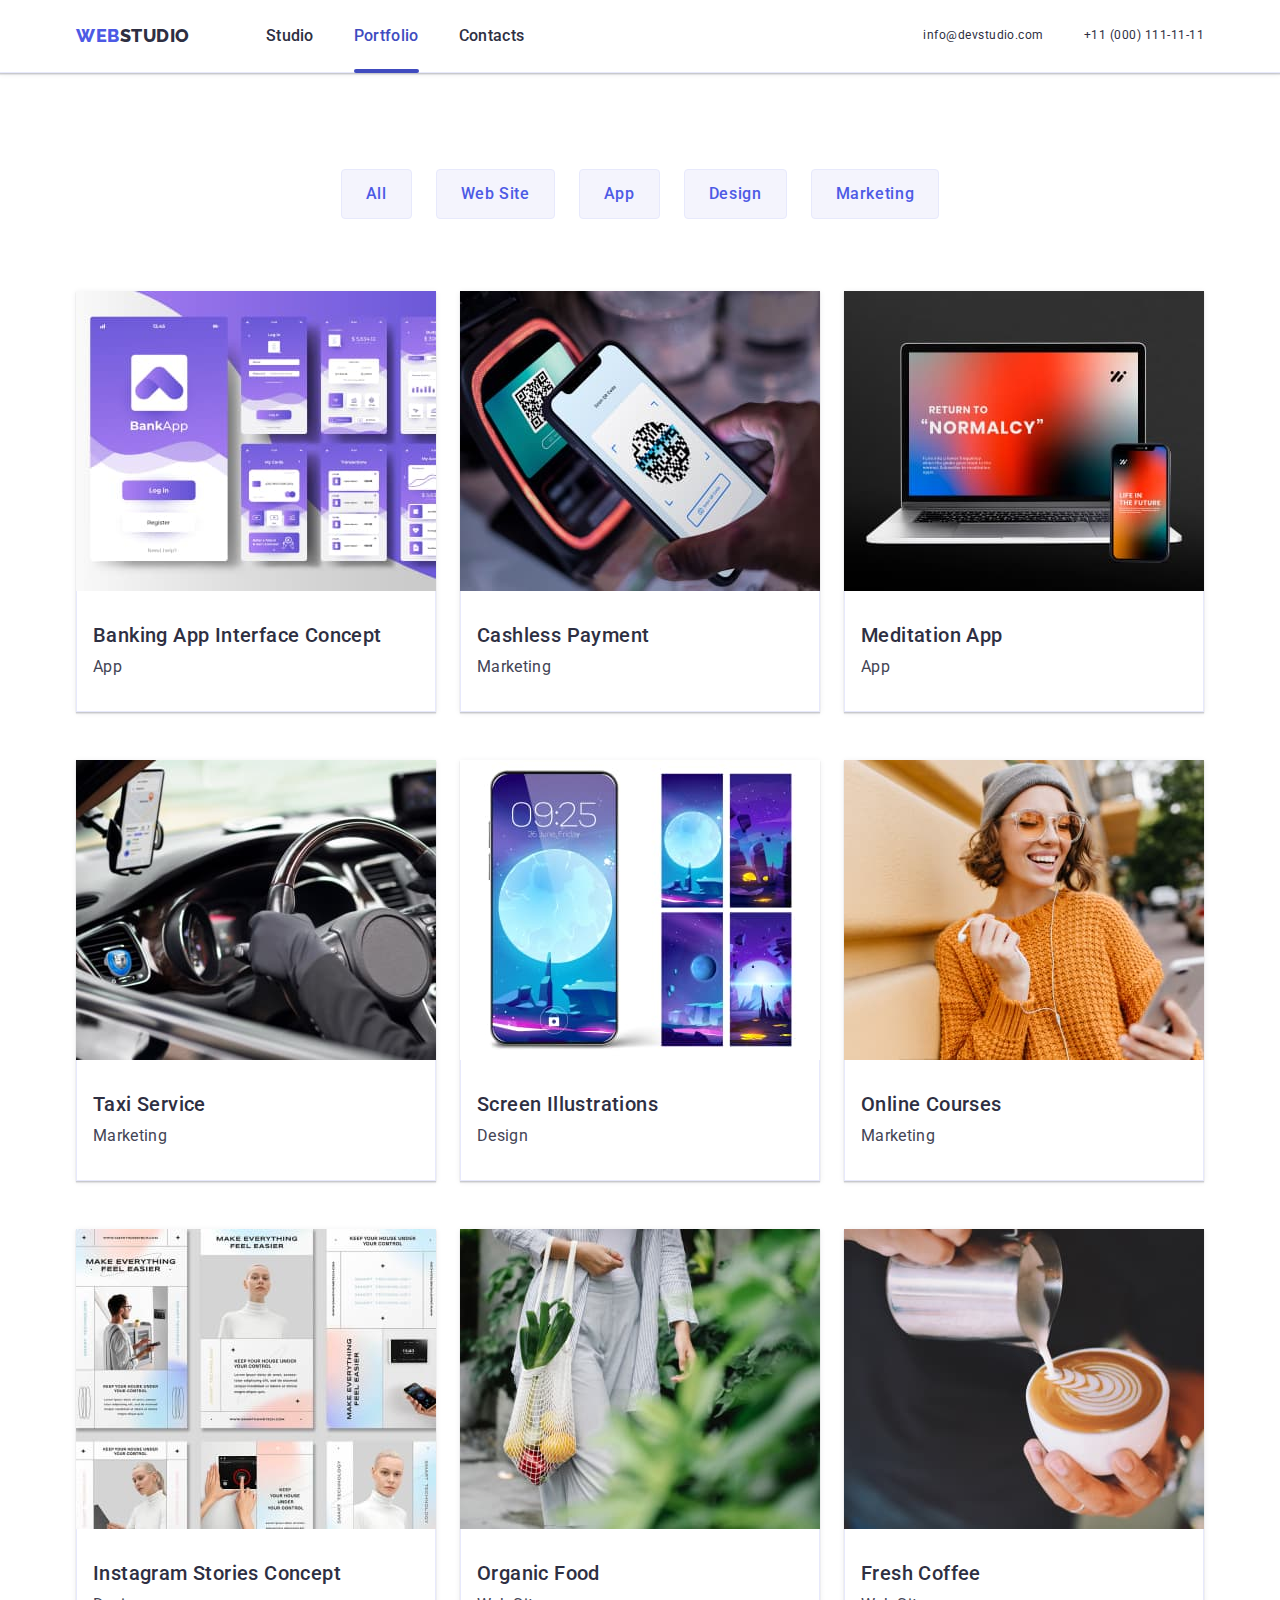
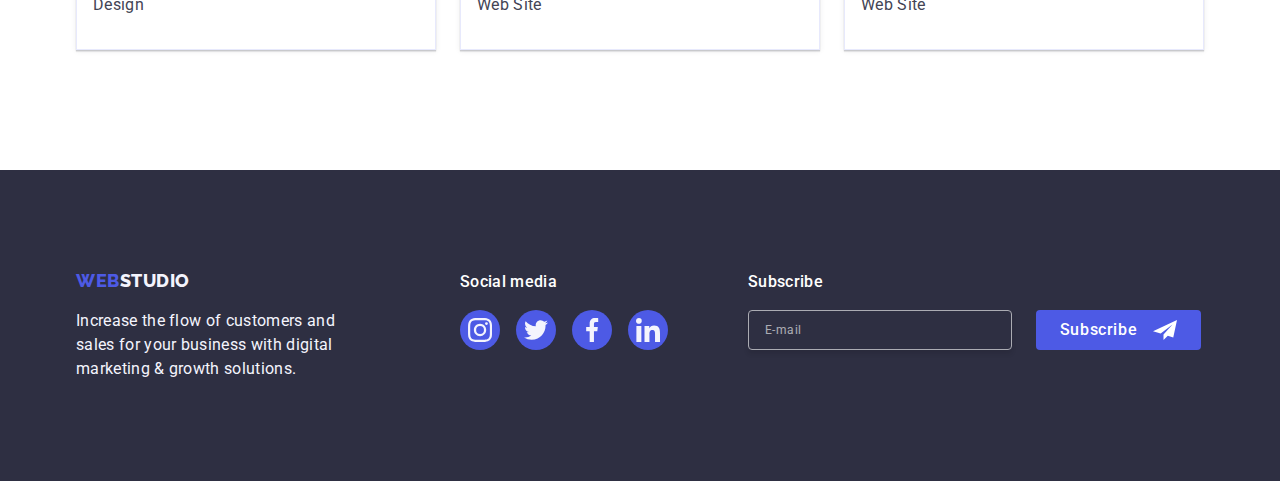
<file: portfolio.html>
<!DOCTYPE html>
<html lang="en">
  <head>
    <meta charset="UTF-8" />
    <meta http-equiv="X-UA-Compatible" content="IE=edge" />
    <meta name="viewport" content="width=device-width, initial-scale=1.0" />
    <title>WebStudio | Portfolio</title>

    <!-- Googlle fonts -->
    <link rel="preconnect" href="https://fonts.googleapis.com" />
    <link rel="preconnect" href="https://fonts.gstatic.com" crossorigin />
    <link
      href="https://fonts.googleapis.com/css2?family=Raleway:wght@800&family=Roboto:wght@400;500;700;900&display=swap"
      rel="stylesheet"
    />

    <!-- Modern normaline css  -->
    <link
      rel="stylesheet"
      href="https://cdn.jsdelivr.net/npm/modern-normalize@2.0.0/modern-normalize.min.css"
    />

    <!-- Custom styles -->
    <link rel="stylesheet" href="./css/styles.css" />
  </head>

  <body>
    <header class="header-wrapper">
      <div class="header-container flex-template container">
        <nav class="nav-wrapper flex-template">
          <a href="./index.html" class="logo link"
            >Web<span class="colored-text">Studio</span></a
          >

          <ul class="nav-list list flex-template">
            <li class="nav-item link">
              <a class="nav-link link" href="./index.html">Studio</a>
            </li>
            <li class="nav-item link">
              <a class="nav-link link current" href="./portfolio.html">
                Portfolio
              </a>
            </li>
            <li class="nav-item link">
              <a class="nav-link link" href="">Contacts</a>
            </li>
          </ul>
        </nav>

        <address class="auth-wrapper">
          <ul class="auth-nav list flex-template">
            <li class="nav-item">
              <a class="nav-link link" href="mailto:info@devstudio.com"
                >info@devstudio.com</a
              >
            </li>
            <li class="nav-item">
              <a class="nav-link link" href="tel:+110001111111"
                >+11 (000) 111-11-11</a
              >
            </li>
          </ul>
        </address>
      </div>
    </header>

    <main>
      <section class="portfolio-section">
        <div class="container">
          <h1 class="visually-hidden">Portfolio</h1>
          <ul class="portfolio-filter-list list flex-template">
            <li>
              <button class="button filter-button" type="button">All</button>
            </li>
            <li>
              <button class="button filter-button" type="button">
                Web Site
              </button>
            </li>
            <li>
              <button class="button filter-button" type="button">App</button>
            </li>
            <li>
              <button class="button filter-button" type="button">Design</button>
            </li>
            <li>
              <button class="button filter-button" type="button">
                Marketing
              </button>
            </li>
          </ul>

          <ul class="portfolio-list list flex-template card-set">
            <li class="portfolio-item">
              <a href="" class="portfolio-link link">
                <div class="portfolio-img-container">
                  <img
                    src="./images/portfolio/porfolio-banking-app.jpg"
                    alt="photo of banking app example"
                    width="360"
                  />
                  <p class="overlay-text">
                    14 Stylish and User-Friendly App Design Concepts · Task
                    Manager App · Calorie Tracker App · Exotic Fruit Ecommerce
                    App · Cloud Storage App
                  </p>
                </div>
                <div class="portfolio-text-container">
                  <h2 class="item-heading">Banking App Interface Concept</h2>
                  <p class="section-text">App</p>
                </div>
              </a>
            </li>
            <li class="portfolio-item">
              <a href="" class="portfolio-link link">
                <div class="portfolio-img-container">
                  <img
                    src="./images/portfolio/portfolio-payment.jpg"
                    alt="photo of phne with cashless payment function"
                    width="360"
                  />
                  <p class="overlay-text">
                    14 Stylish and User-Friendly App Design Concepts · Task
                    Manager App · Calorie Tracker App · Exotic Fruit Ecommerce
                    App · Cloud Storage App
                  </p>
                </div>
                <div class="portfolio-text-container">
                  <h2 class="item-heading">Cashless Payment</h2>
                  <p class="section-text">Marketing</p>
                </div>
              </a>
            </li>
            <li class="portfolio-item">
              <a href="" class="portfolio-link link">
                <div class="portfolio-img-container">
                  <img
                    src="./images/portfolio/portfolio-meditation.jpg"
                    alt="photo of meditation app"
                    width="360"
                  />
                  <p class="overlay-text">
                    14 Stylish and User-Friendly App Design Concepts · Task
                    Manager App · Calorie Tracker App · Exotic Fruit Ecommerce
                    App · Cloud Storage App
                  </p>
                </div>
                <div class="portfolio-text-container">
                  <h2 class="item-heading">Meditation App</h2>
                  <p class="section-text">App</p>
                </div>
              </a>
            </li>
            <li class="portfolio-item">
              <a href="" class="portfolio-link link">
                <div class="portfolio-img-container">
                  <img
                    src="./images/portfolio/portfolio-taxi.jpg"
                    alt="photo of the auto"
                    width="360"
                  />
                  <p class="overlay-text">
                    14 Stylish and User-Friendly App Design Concepts · Task
                    Manager App · Calorie Tracker App · Exotic Fruit Ecommerce
                    App · Cloud Storage App
                  </p>
                </div>
                <div class="portfolio-text-container">
                  <h2 class="item-heading">Taxi Service</h2>
                  <p class="section-text">Marketing</p>
                </div>
              </a>
            </li>
            <li class="portfolio-item">
              <a href="" class="portfolio-link link">
                <div class="portfolio-img-container">
                  <img
                    src="./images/portfolio/portfolio-screen.jpg"
                    alt="photo of the screen illustration"
                    width="360"
                  />
                  <p class="overlay-text">
                    14 Stylish and User-Friendly App Design Concepts · Task
                    Manager App · Calorie Tracker App · Exotic Fruit Ecommerce
                    App · Cloud Storage App
                  </p>
                </div>
                <div class="portfolio-text-container">
                  <h2 class="item-heading">Screen Illustrations</h2>
                  <p class="section-text">Design</p>
                </div>
              </a>
            </li>
            <li class="portfolio-item">
              <a href="" class="portfolio-link link">
                <div class="portfolio-img-container">
                  <img
                    src="./images/portfolio/portfolio-courses.jpg"
                    alt="photo of the women of on the meeting"
                    width="360"
                  />
                  <p class="overlay-text">
                    14 Stylish and User-Friendly App Design Concepts · Task
                    Manager App · Calorie Tracker App · Exotic Fruit Ecommerce
                    App · Cloud Storage App
                  </p>
                </div>
                <div class="portfolio-text-container">
                  <h2 class="item-heading">Online Courses</h2>
                  <p class="section-text">Marketing</p>
                </div>
              </a>
            </li>
            <li class="portfolio-item">
              <a href="" class="portfolio-link link">
                <div class="portfolio-img-container">
                  <img
                    src="./images/portfolio/portfolio-inst-stories.jpg"
                    alt="photo of instagram stories"
                    width="360"
                  />
                  <p class="overlay-text">
                    14 Stylish and User-Friendly App Design Concepts · Task
                    Manager App · Calorie Tracker App · Exotic Fruit Ecommerce
                    App · Cloud Storage App
                  </p>
                </div>
                <div class="portfolio-text-container">
                  <h2 class="item-heading">Instagram Stories Concept</h2>
                  <p class="section-text">Design</p>
                </div>
              </a>
            </li>
            <li class="portfolio-item">
              <a href="" class="portfolio-link link">
                <div class="portfolio-img-container">
                  <img
                    src="./images/portfolio/portfolio-food.jpg"
                    alt="photo of woman with organic food"
                    width="360"
                  />
                  <p class="overlay-text">
                    14 Stylish and User-Friendly App Design Concepts · Task
                    Manager App · Calorie Tracker App · Exotic Fruit Ecommerce
                    App · Cloud Storage App
                  </p>
                </div>
                <div class="portfolio-text-container">
                  <h2 class="item-heading">Organic Food</h2>
                  <p class="section-text">Web Site</p>
                </div>
              </a>
            </li>
            <li class="portfolio-item">
              <a href="" class="portfolio-link link">
                <div class="portfolio-img-container">
                  <img
                    src="./images/portfolio/portfolio-coffee.jpg"
                    alt="Photo of Fresh Coffee"
                    width="360"
                  />
                  <p class="overlay-text">
                    14 Stylish and User-Friendly App Design Concepts · Task
                    Manager App · Calorie Tracker App · Exotic Fruit Ecommerce
                    App · Cloud Storage App
                  </p>
                </div>
                <div class="portfolio-text-container">
                  <h2 class="item-heading">Fresh Coffee</h2>
                  <p class="section-text">Web Site</p>
                </div>
              </a>
            </li>
          </ul>
        </div>
      </section>
    </main>

    <footer class="footer-wrapper">
      <div class="container flex-template">
        <!-- контейнер для блоку - лого та текст; на випадок, якщо з'явиться ще один блок із соц. мережами справа -->
        <div class="footer-left-container">
          <a href="./index.html" class="logo link"
            >Web<span class="colored-text">Studio</span></a
          >
          <p class="section-text">
            Increase the flow of customers and sales for your business with
            digital marketing & growth solutions.
          </p>
        </div>
        <div class="footer-center-container">
          <p class="footer-subject">Social media</p>

          <ul class="socials-list flex-template">
            <li class="socials-item">
              <a class="socials-link" href="">
                <svg class="socials-icon" width="24" height="24">
                  <use href="./images/icons.svg#icon-instagram-icon"></use>
                </svg>
              </a>
            </li>
            <li class="socials-item">
              <a class="socials-link" href="">
                <svg class="socials-icon" width="24" height="24">
                  <use href="./images/icons.svg#icon-twitter-icon"></use>
                </svg>
              </a>
            </li>
            <li class="socials-item">
              <a class="socials-link" href="">
                <svg class="socials-icon" width="24" height="24">
                  <use href="./images/icons.svg#icon-facebook-icon"></use>
                </svg>
              </a>
            </li>
            <li class="socials-item">
              <a class="socials-link" href="">
                <svg class="socials-icon" width="24" height="24">
                  <use href="./images/icons.svg#icon-linkedin-icon"></use>
                </svg>
              </a>
            </li>
          </ul>
        </div>

        <div class="footer-right-container">
          <p class="footer-subject">Subscribe</p>

          <form class="subscribe-form" action="#">
            <label class="subscribe-label">
              <input
                class="subscribe-input"
                type="email"
                name="subscribe-email"
                placeholder="E-mail"
              />
            </label>
            <button class="subscribe-submit-btn" type="submit">
              Subscribe
              <svg class="subscribe-social-icon" width="24" height="24">
                <use href="./images/icons.svg#icon-telegram"></use>
              </svg>
            </button>
          </form>
        </div>
      </div>
    </footer>
  </body>
</html>
</file>
<file: css/styles.css>
.none{
    display: none;
}

/**
  |============================
  | Core styles
  |============================
*/

:root {
    /* text style varibles */
    --primary-text-color: #434455;
    --title-text-color: #2E2F42;
    --white-text-color: #FFF;
    --light-text: #F4F4FD;
    --logo-colored: #4d5ae5;
    --form-text-color: #8e8f99;


    /* active state style variables */
    --accent-color: #404BBF;
    --accent-pressed-state: #4D5AE5;
    --active-socials: #31D0AA;

    /* background style variables */
    --white-background: #fff;
    --hero-background: #2E2F42;
    --dark-color: #2E2F42;
    --light-background-color: #F4F4FD;
    --accent-background-color: #404BBF;


    /* Card set */
    --items: 0;
    --indent-col: 0px;
    --indent-row: 0px;


    /* z-index  */
    --idx-modal: 1000;
}

/**
  |============================
  |  Reset
  |============================
*/

a {
    font-style: normal;
    text-decoration: none;
    color: currentColor;
}

ul,
ol {
    margin: 0;
    padding: 0;
    list-style: none;
}

h1,
h2,
h3,
h4,
h5,
p {
    margin: 0;
}

button {
    font-family: inherit;
    cursor: pointer;
}

img {
    display: block;
    max-width: 100%;
    height: auto;
}

.visually-hidden {
    position: absolute;
    width: 1px;
    height: 1px;
    margin: -1px;
    border: 0;
    padding: 0;
    white-space: nowrap;
    clip-path: inset(100%);
    clip: rect(0 0 0 0);
    overflow: hidden;
}



/**
  |============================
  | Layouts
  |============================
*/

.container {
    /* width: 78%; */
    max-width: 396px;
    margin: 0 auto;
}

.flex-template {
    display: flex;
    flex-wrap: wrap;
}

.section-indent {
    padding: 96px 0;
}

@media only screen and (min-width: 768px){
    .container{
        max-width: 554px;
    }
}

@media only screen and (min-width: 1158px){
    .container{
        max-width: 1128px;
    }

    .section-indent {
        padding: 120px 0;
    }
}

/**
  |============================
  | Fonts
  |============================
*/

body {
    font-family: 'Roboto', sans-serif;
    font-size: 16px;

    line-height: 1.5;
    letter-spacing: 0.02em;

    color: var(--primary-text-color);
    background-color: #fff;
}

.section-heading {
    font-size: 36px;
    font-weight: 700;

    line-height: 1.11;
    letter-spacing: 0.02em;

    color: var(--title-text-color);

    text-transform: capitalize;
    margin-bottom: 72px;
}

.section-heading,
.temmate-item .portfolio-item {
    text-align: center;
}

.item-heading {
    font-size: 20px;
    font-weight: 500;

    line-height: 1.2;
    letter-spacing: 0.02em;

    color: var(--title-text-color);
}

/**
  |============================
  | Card set
  |============================
*/

.card-set {
    gap: var(--indent-row) var(--indent-col);
    /* column-gap: ;
    row-gap: ; */
}

.card-set-item {
    flex-basis: calc((100% - var(--indent-col) * (var(--items) - 1)) / var(--items));
}

/**
  |============================
  | Header styles
  |============================
*/

.header-wrapper {
    border-bottom: 1px solid #E7E9FC;

    box-shadow: 0px 2px 1px rgba(46, 47, 66, 0.08), 0px 1px 1px rgba(46, 47, 66, 0.16), 0px 1px 6px rgba(46, 47, 66, 0.08);
}

.header-container {
    align-items: center;
    justify-content: space-between;
    /* max-width: 1158px; */
}

.logo {
    font-family: 'Raleway', sans-serif;
    font-size: 18px;
    font-weight: 800;
    letter-spacing: 0.54px;
    line-height: 1.17;

    color: var(--logo-colored);

    text-transform: uppercase;
}

.header-wrapper .logo{
    margin: 0;
    padding: 25px 0;
}

.logo .colored-text {
    color: var(--title-text-color);
}

@media only screen and (min-width: 768px){
    .header-wrapper .container{
        max-width: 736px;
    }

    .header-wrapper .logo{
        margin-right: 120px;
    }
}
@media only screen and (min-width: 1158px){
    .header-wrapper .container {
        max-width: 1158px;
        padding: 0 15px 0 15px;
    }

    .header-wrapper .logo{
        margin-right: 76px;
    }
}

/**
  |============================
  | Navigation
  |============================
*/

.nav-wrapper {
    align-items: center;
}

.nav-list {
    gap: 40px;
}

/* Noraml state */

/* .nav-list .nav-link {
    position: relative;

    display: block;
    color: var(--title-text-color);
    padding: 24px 0;
} */


/* чому .nav-list додає горизонтальний скролл */

.nav-link {
    position: relative;

    display: block;
    color: var(--title-text-color);
    padding: 24px 0;
}

/* Active state */

.nav-link::after {
    content: '';
    position: absolute;
    bottom: -1px;

    display: block;
    width: 100%;
    height: 4px;
    border-radius: 2px;
}

.nav-link.current::after,
.nav-link:active::after {
    background-color: var(--accent-color);
}

.nav-link.current {
    color: var(--accent-color);
}

.nav-list .nav-link,
.auth-nav .nav-link {
    font-weight: 500;
    transition: color 250ms cubic-bezier(0.4, 0, 0.2, 1)
}

.nav-list .nav-link:hover,
.auth-nav .nav-link:hover,
.nav-list .nav-link:focus,
.auth-nav .nav-link:focus {
    color: var(--accent-color);
}

.auth-wrapper {
    font-style: normal;
}

.auth-nav {
    gap: 40px;
}

.auth-nav .nav-link{
    font-size: 12px;
    font-weight: 400;
    line-height: 1.16;
    letter-spacing: 0.04em;
    padding: 0;
}

@media only screen and (max-width: 767.98px){
    .header-wrapper .nav-list{
        display: none;
    }

    .header-wrapper .auth-nav{
        display: none;
    }
}

@media only screen and (min-width: 768px) {

    .header-wrapper .nav-list {
        margin-right: 121px;
    }
    
    .auth-nav {
        flex-direction: column;
        gap: 12px
    }
    
}

@media only screen and (min-width: 1158px) {
    .auth-nav{
        flex-direction: row;
        gap: 40px;
    }
}
/**
  |============================
  | Hero section
  |============================
*/

.hero-wrapper {
    display: block;
    max-width: 428px;
    min-height: 432px;
    
    background-repeat: no-repeat;
    background-position: center;
    background-size: cover;
    background-image: linear-gradient(rgba(46, 47, 66, 0.7),
            rgba(46, 47, 66, 0.7)),
        url('../images/main-page/hero/hero-background_mob.jpg');
    background-color: var(--hero-background);

    margin: 0 auto;
    padding: 112px 0;
}

.hero-title {
    max-width: 320px;

    font-size: 36px;

    line-height: 1.11;
    letter-spacing: 0.02em;

    color: var(--white-text-color);
    text-align: center;

    margin: 0 auto 72px;
}

@media only screen and (min-resolution: 192dpi) {
    .hero-wrapper {
        background-image: linear-gradient(rgba(46, 47, 66, 0.7),
                rgba(46, 47, 66, 0.7)),
            url('../images/main-page/hero/hero-background_mob@2x.jpg');
    }
}

@media only screen and (min-width: 768px) {
    .hero-wrapper {
        max-width: 768px;
        min-height: 436px;
        background-image: linear-gradient(rgba(46, 47, 66, 0.7),
                rgba(46, 47, 66, 0.7)),
            url('../images/main-page/hero/hero-background_tab.jpg');
    }

    .hero-title {
        max-width: 496px;

        font-size: 56px;

        line-height: 1.07;
        margin: 0 auto 36px;
    }
}

@media only screen and (min-width: 768px) and (min-resolution: 192dpi) {
    .hero-wrapper {
        background-image: linear-gradient(rgba(46, 47, 66, 0.7),
                rgba(46, 47, 66, 0.7)),
            url('../images/main-page/hero/hero-background_tab@2x.jpg');
    }
}

@media only screen and (min-width: 1158px) {
    .hero-wrapper {
        max-width: 1440px;
        min-height: 600px;
        padding: 188px 0;
        background-image: linear-gradient(rgba(46, 47, 66, 0.7),
                rgba(46, 47, 66, 0.7)),
            url('../images/main-page/hero/hero-background_desk.jpg');
    }

    .hero-title {
        margin: 0 auto 48px;
    }
}

@media only screen and (min-width: 1158px) and (min-resolution: 192dpi) {
    .hero-wrapper {
        background-image: linear-gradient(rgba(46, 47, 66, 0.7),
                rgba(46, 47, 66, 0.7)),
            url('../images/main-page/hero/hero-background_desk@2x.jpg');
    }
}

/* hero button */

.button {
    font-size: 16px;
    font-weight: 500;

    line-height: inherit;
    letter-spacing: 0.04em;

    text-decoration: none;
    border: none;
}

.hero-button {
    display: block;
    min-width: 169px;
    background-color: var(--accent-pressed-state);
    color: var(--white-text-color);
    margin: 0 auto;
    padding: 16px 32px;
    border-radius: 4px;
    box-shadow: 0px 4px 4px 0px rgba(0, 0, 0, 0.15);

    transition: background-color 250ms cubic-bezier(0.4, 0, 0.2, 1);
}

.button:hover,
.button:focus {
    background-color: var(--accent-background-color);
}


/**
  |============================
  |  Benefits section
  |============================
*/


.benefits-list {
    --items: 1;
    --indent-row: 72px;
    --indent-col: 72px;
}

.benefits-heading{
    text-align: center;
    font-size: 36px;
    font-weight: 700;
    line-height: 1.11;
    letter-spacing: 0.02em;
    margin-bottom: 8px;

    color: var(--title-text-color);
}

.benefits-image-container {
    display: flex;
    justify-content: center;
    align-items: center;

    width: 264px;
    height: 112px;
    background: var(--light-background-color);
    border-radius: 4px;

    margin-bottom: 8px;
}

.benefits-text{
    font-weight: 500;
}


@media only screen and (min-width: 768px) {
    .benefits-wrapper .container{
        max-width: 728px;
    }

    .benefits-list {
        --items: 2;
        --indent-row: 72px;
        --indent-col: 24px;
    }
    
    .benefits-heading {
        text-align: left;
    }
}

@media only screen and (max-width: 1127px) {
    .benefits-image-container {
        display: none;
    }
}
@media only screen and (min-width: 1158px) {
    .benefits-wrapper .container {
        max-width: 1128px;
    }

    .benefits-list {
        --items: 4;
        --indent-row: 24px;
        --indent-col: 24px;
    }
    
    .benefits-heading{
        font-size: 20px;
        font-weight: 500;
        line-height: 1.2;
    }

    .benefits-text {
        font-weight: 400;
    }
}

/**
  |============================
  | Skills section
  |============================
*/

@media only screen and (max-width: 1127px){
    .skills-wrapper{
        display: none;
    }
}


.skills-list {
    --items: 3;
    --indent-row: 24px;
    --indent-col: 24px;
}

/**
  |============================
  | Teammates section
  |============================
*/

.teammate-wrapper {
    background-color: var(--light-background-color);
}

.temmate-item {
    background-color: var(--white-background);
    border-radius: 0px 0px 4px 4px;
    box-shadow: 0px 2px 1px 0px rgba(46, 47, 66, 0.08), 0px 1px 1px 0px rgba(46, 47, 66, 0.16), 0px 1px 6px 0px rgba(46, 47, 66, 0.08);

    margin: 0 auto;
}

.teammate-list {
    --items: 1;
    --indent-row: 72px;
    --indent-col: 72px;
}



.teammate-text-container {
    padding: 32px 0;
    text-align: center;
}

.teammate-text-container .section-text,
.teammate-text-container .item-heading{
    margin-bottom: 8px;
}


@media only screen and (min-width: 768px) and (max-width: 1157px){
    /* .teammate-wrapper .container {
        max-width: 554px;
    } */
}

@media only screen and (min-width: 768px){
    .teammate-list {
        --items: 2;
        --indent-row: 64px;
        --indent-col: 24px;
    }
}

@media only screen and (min-width: 1158px){
    .teammate-list {
        --items: 4;
        --indent-row: 24px;
        --indent-col: 24px;
    }
}


/**
  |============================
  | Socials style
  |============================
*/

.teammate-wrapper .socials-list {
    gap: 24px;
    justify-content: center;
}


.socials-item {
    width: 40px;
    height: 40px;
}

.socials-link {
    display: flex;
    align-items: center;
    justify-content: center;

    width: 100%;
    height: 100%;

    color: var(--light-text);
    background-color: var(--accent-pressed-state);
    border-radius: 50%;

    transition: background-color 250ms cubic-bezier(0.4, 0, 0.2, 1);

    padding: 12px 0;
}

.socials-icon {
    fill: currentColor;
}

.socials-link:hover,
.socials-link:focus {
    background-color: var(--accent-background-color);
}

@media only screen and (min-width: 1158px){
    .social-link{
        padding: 16px 0;
    }
}

/**
  |============================
  | Customers section
  |============================
*/


 .customers-list {
     --items: 2;
     --indent-row: 72px;
     --indent-col: 16px;
 }

.customers-item {
    width: 190px;
    height: 88px;
}

.customers-link {
    display: flex;
    align-items: center;
    justify-content: center;
    width: 100%;
    height: 100%;

    color: #8E8F99;
    ;
    border-radius: 4px;
    border: 1px solid #8E8F99;

    transition: border-color 250ms cubic-bezier(0.4, 0, 0.2, 1),
        color 250ms cubic-bezier(0.4, 0, 0.2, 1);
}

.customers-icon {
    fill: currentColor;
}


.customers-link:hover,
.customers-link:focus {
    color: var(--accent-color);
    border: 1px solid var(--accent-color);
}

@media only screen and (min-width: 768px) {
    .customers-item {
        width: 168px;
        height: 88px;
    }

    .customers-list {
        --items: 3;
        --indent-row: 72px;
        --indent-col: 24px;
    }
}


@media only screen and (min-width: 1158px){
    .customers-list {
        --items: 6;
        --indent-row: 24px;
        --indent-col: 24px;
    }
}

/**
  |============================
  | Footer section
  |============================
*/

.footer-wrapper {
    color: var(--light-text);
    background-color: var(--dark-color);
    padding: 97px 0 96px;
}

.footer-wrapper .container {
    gap: 72px;
    align-items: baseline;
    justify-content: center;
}

.footer-left-container {
    max-width: 268px;
}


.footer-wrapper .logo {
    display: inline-block;
    text-align: center;
    margin: 0 auto 18px;
}

.footer-wrapper .logo .colored-text {
    color: var(--light-text);
}

.footer-wrapper .section-text {
    max-width: 264px
}


.footer-center-container{
    flex-direction: column;
    align-items: center;
    margin: 0 auto;
}

.footer-subject {
    font-weight: 500;
    font-size: 16px;
    line-height: 1.5;
    letter-spacing: 0.02em;
    margin-bottom: 16px;
    color: var(--white-text-color);
}

.footer-wrapper .socials-list {
    gap: 16px;
    justify-content: center;
    margin: 0 auto;
}

.footer-center-container .socials-link {
    transition: background-color 250ms cubic-bezier(0.4, 0, 0.2, 1);
}

.footer-wrapper .socials-link:hover,
.footer-wrapper .socials-link:focus {
    background-color: var(--active-socials);
}

.footer-right-container{
    flex-direction: column;
    align-items: center;
}


.footer-center-container .section-text {
    margin-bottom: 16px;
}

.footer-right-container .footer-subject{
    margin-bottom: 16px;
}





@media only screen and (min-width: 768px){

    .footer-wrapper .container,
    .footer-center-container,
    .footer-right-container {
        justify-content: flex-start;
        align-items: flex-start;
    }

    .footer-wrapper .logo {
        margin: 0 0 18px;
    }

    .footer-left-container {
        max-width: 264px;
    }

    .footer-wrapper .container{
        gap: 24px;
    }

    .footer-center-container{
        margin: 0;
    }
}

@media only screen and (min-width: 1158px){
    .footer-wrapper .container{
        gap: 0;
    }
    .footer-wrapper{
        padding: 100px 0;
    }

    .footer-left-container {
        margin-right: 120px
    }

    .footer-wrapper .logo {
        margin-bottom: 18px;
    }

    .footer-center-container{
        margin-right: 80px;
    }
}

/**
  |============================
  | subscribe input
  |============================
*/

.subscribe-form{
    display: flex;
    gap: 24px;
    flex-direction: column;
    align-items: center;
}

.subscribe-input{
    min-width: 315px;
    height: 40px;
    border: 1px solid #ffffff;
    background-color: transparent;
    font-size: 12px;
    letter-spacing: 0.04em;
    line-height: 1.5;
    padding-left: 16px;
    box-shadow: 0px 4px 4px 0px rgba(0, 0, 0, 0.15);
    border-radius: 4px;
    color: var(--white-text-color);

    opacity: 0.6;
}

.subscribe-input::placeholder{
    color: var(--white-text-color);
}

.subscribe-submit-btn{
    min-width: 165px;
    height: 40px;

    display: flex;
    justify-content: center;
    align-items: center;

    font-weight: 500;
    letter-spacing: 0.04em;
    line-height: 1.5;
    color: var(--white-text-color);
    cursor: pointer;

    background-color: var(--accent-pressed-state);
    border: none;
    border-radius: 4px;

}

.subscribe-social-icon{
    fill: var(--white-background);
    margin-left: 16px;
}

@media only screen and (min-width: 428px){
.subscribe-input {
        min-width: 398px;
    }
}

@media only screen and (min-width: 768px){
    .subscribe-form{
        flex-direction: row;
        align-items: flex-start;
    }

    .subscribe-input{
        min-width: 264px;
    }
}
/**
  |============================
  | Portfolio page
  |============================
*/


/* filter button  */

.portfolio-filter-list {
    gap: 24px;
    justify-content: center;
    margin: 0 auto;
}



.filter-button {
    color: var(--accent-pressed-state);
    background-color: var(--light-background-color);

    padding: 12px 24px;
    border-radius: 4px;
    border: 1px solid #E7E9FC;

    transition: color 250ms cubic-bezier(0.4, 0, 0.2, 1),
        background-color 250ms cubic-bezier(0.4, 0, 0.2, 1),
        border-color 250ms cubic-bezier(0.4, 0, 0.2, 1),
        box-shadow 250ms cubic-bezier(0.4, 0, 0.2, 1);
}

.filter-button:hover,
.filter-button:focus {
    color: var(--white-text-color);
    background-color: var(--accent-background-color);
    border: 1px solid transparent;
    box-shadow: 0px 3px 1px rgba(0, 0, 0, 0.1), 0px 2px 1px rgba(0, 0, 0, 0.08), 0px 2px 2px rgba(0, 0, 0, 0.12);
}


.portfolio-section {
    padding: 96px 0 120px;
}

.portfolio-filter-list {
    margin-bottom: 72px;
}

/* .portfolio-list {
    --items: 3;
    --indent-row: 48px;
    --indent-col: 24px;
} */

.portfolio-list {
    column-gap: 24px;
    row-gap: 48px;
    ;
}

.portfolio-item {
    width: calc((100% - 48px) / 3);
    /* border: 1px solid #E7E9FC; */
}

.portfolio-link {
    display: block;
    box-shadow: 0px 1px 6px rgba(46, 47, 66, 0.08), 0px 1px 1px rgba(46, 47, 66, 0.16), 0px 2px 1px rgba(46, 47, 66, 0.08);
    transition: box-shadow 250ms cubic-bezier(0.4, 0, 0.2, 1);
}

.portfolio-link:hover,
.portfolio-link:focus {
    box-shadow: 0px 1px 6px rgba(46, 47, 66, 0.08), 0px 1px 1px rgba(46, 47, 66, 0.16), 0px 2px 1px rgba(46, 47, 66, 0.08);
}

.portfolio-img-container {
    position: relative;
    overflow: hidden;
}

.portfolio-text-container {
    padding: 32px 16px;
    border: 1px solid #e7e9fc;
    border-top: none;
}

.portfolio-text-container .item-heading {
    margin-bottom: 8px;
}


.overlay-text {
    position: absolute;
    top: 0;

    height: 100%;
    height: 100%;

    font-size: 16px;
    line-height: 1.5;
    letter-spacing: 0.02em;
    color: var(--light-text);
    padding: 40px 32px;
    background-color: #4d5ae5;

    transform: translateY(100%);
    transition: transform 250ms cubic-bezier(0.4, 0, 0.2, 1);
}

.portfolio-link:hover .overlay-text,
.portfolio-link:focus .overlay-text {
    transform: translateY(0%);
}


/**
  |============================
  | Modal window
  |============================
*/

.backdrop {
    position: fixed;
    top: 0;
    left: 0;
    z-index: var(--idx-modal);

    width: 100%;
    height: 100%;
    background-color: rgba(46, 47, 66, 0.4);
    backdrop-filter: blur(2px);
    /* 
  transition-delay: 0s; */
}

.backdrop.is-hidden {
    opacity: 0;
    visibility: hidden;
    pointer-events: none;
    transition: opacity 250ms cubic-bezier(0.4, 0, 0.2, 1), visibility 250ms cubic-bezier(0.4, 0, 0.2, 1);
    /* transition-delay: 200ms; */
}

.modal {
    position: absolute;
    top: 50%;
    left: 50%;

    transform: translate(-50%, -50%) scale(1);
    width: 408px;
    min-height: 584px;

    border-radius: 15px;
    background-color: #fcfcfc;

    padding: 72px 24px 24px;
    opacity: 1;

    box-shadow: 0px 1px 1px rgba(0, 0, 0, 0.14), 0px 1px 3px rgba(0, 0, 0, 0.12), 0px 2px 1px rgba(0, 0, 0, 0.2);
    border-radius: 4px;

    transition: transform 250ms cubic-bezier(0.4, 0, 0.2, 1);
}

.backdrop.is-hidden .modal {
    opacity: 0;
    /* transform: translateX(-50%) translateY(-70%) scale(0.4); */
    transform: translateX(-50%) translateY(-70%);
    transition-delay: 0s;
}

.modal-btn {
    position: absolute;
    top: 24px;
    right: 24px;
    width: 24px;
    height: 24px;

    display: flex;
    align-items: center;
    justify-content: center;

    color: var(--main-cl);
    padding: 0;
    background-color: #e7e9fc;
    border: 1px solid rgba(0, 0, 0, 0.1);
    border-radius: 50%;
    cursor: pointer;
    transition: background-color 250ms cubic-bezier(0.4, 0, 0.2, 1), border 250ms cubic-bezier(0.4, 0, 0.2, 1);
}

.modal-btn-icon {
    stroke: currentColor;
    transition: fill 250ms cubic-bezier(0.4, 0, 0.2, 1);
}

.modal-btn:hover,
.modal-btn:focus {
    fill: var(--white-text-color);
    border: none;
    background-color: var(--accent-color);
}



/**
  |============================
  | Modal form
  |============================
*/

.modal-caption {
    display: block;
    line-height: 1.5;
    text-align: center;
    color: var(--title-text-color);
    font-weight: 500;
    letter-spacing: 0.02em;
    margin-bottom: 16px;
}

.modal-label {
    display: block;
    color: var(--form-text-color);
    font-size: 12px;
    line-height: 1.17;
    letter-spacing: 0.04em;

    margin-bottom: 4px;
}

.modal-field {
    margin-bottom: 8px;
}

.input-wrapper{
    position: relative;
}

.modal-input {
    width: 100%;
    height: 58px;
    padding: 8px 16px 8px 34px;

    font-size: 18px;
    letter-spacing: -0.02em;
    color: #2E2F42;
    background-color: transparent;

    border-radius: 4px;
    border: 1px solid rgba(46, 47, 66, 0.40);
    outline: transparent;

    transition: border-color 250ms cubic-bezier(0.4, 0, 0.2, 1);
}

.modal-input:focus-within{
    border-color: var(--accent-pressed-state);  
}

.modal-input:focus-within + .modal-icon{
  fill: var(--accent-pressed-state);
}

.modal-icon {
    position: absolute;
    top: 50%;
    left: 16px;
    transform: translateY(-50%);

    fill: #2E2F42;
    stroke: #2E2F42;

    transition: fill 250ms cubic-bezier(0.4, 0, 0.2, 1);
}

.modal-coment {
    margin-bottom: 16px;
}

.modal-coment-field {
    display: block;
    width: 100%;
    height: 120px;
    padding: 8px 16px;

    font-size: 12px;
    letter-spacing: 0.04em;
    line-height: 1.17;

    color:rgba(46, 47, 66, 0.4);;
    background-color: transparent;
    border-radius: 4px;
    border: 1px solid #2E2F4266;
    outline: transparent;
    resize: none;

    transition: border-color 250ms cubic-bezier(0.4, 0, 0.2, 1);
}

.modal-coment-field:focus{
    border-color: var(--accent-pressed-state);
}

.modal-coment-field::placeholder {
    color: var(--form-text-color);
}

.modal-agreement {
    display: block;
    align-items: center;
    margin-bottom: 24px;

    font-size: 12px;
    line-height: 1.17;
    letter-spacing: 0.04em;
    color: var(--form-text-color);
}

.modal-checkbox{
    display: inline-flex;
    align-items: center;
    justify-content: center;
    width: 16px;
    height: 16px;
    border: 1px solid rgba(46, 47, 66, 0.4);;
    border-radius: 2px;
    transition: background-color 250ms cubic-bezier(0.4, 0, 0.2, 1), border 250ms cubic-bezier(0.4, 0, 0.2, 1), fill 250ms cubic-bezier(0.4, 0, 0.2, 1);

    fill: transparent;
}

.modal-agreement-link {
    margin-left: 4px;
    color: var(--accent-pressed-state);
    text-decoration: underline;
}


.modal-agreement-input:checked + .modal-agreement > .modal-checkbox{
    fill: var(--light-background-color);
    background-color: var(--accent-background-color);
    border: none;
}


.modal-submit-btn {
    display: block;
    min-width: 169px;
    height: 56px;
    color: var(--white-text-color);
    font-weight: 500;
    letter-spacing: 0.04em;
    line-height: 1.5;
    border-radius: 4px;
    border: none;
    background: var(--accent-pressed-state);
    box-shadow: 0px 4px 4px 0px rgba(0, 0, 0, 0.15);
    padding: 16px 65px;
    margin: 0 auto;
    cursor: pointer;
    transition: background-color 250ms cubic-bezier(0.4, 0, 0.2, 1);
}


@media only screen and (min-width: 1158px){
    .modal-input {
        height: 40px;
        padding: 8px 16px 8px 38px;
    }
}

/**
  |============================
  | Mobile menu
  |============================
*/

.toggle-menu{
    display: flex;
    justify-content: center;
    align-items: center;

    min-width: 32px;
    min-height: 32px;

    background-color: transparent;
    border: none;
    cursor: pointer;
    outline: none;

    margin: 0;
    padding: 0;
}

.toggle-menu-icon{
    stroke: #2E2F42;
}

.close-icon{
    fill: #2E2F42;
}

@media only screen and (min-width: 768px){
    .toggle-menu{
        display: none;
    }
}


.menu {
    display: flex;
    padding: 0;
    margin: 0;
    list-style: none;
}

@media (max-width: 767px) {
    .menu {
        display: none;
    }
}

.menu .link {
    padding: 10px;
    color: inherit;
    text-decoration: none;
}

.menu .link:hover,
.menu .link:focus,
.menu .link:active {
    text-decoration: none;
}

.menu-toggle {
    min-height: 24px;
    min-width: 24px;
    display: flex;
    align-items: center;
    justify-content: center;

    margin: 0;
    padding: 0;
    background-color: transparent;
    cursor: pointer;
    border: 1px solid #E7E9FC;
    border-radius: 50%;
    outline: none;
}

@media (min-width: 768px) {
    .menu-toggle {
        display: none;
    }
}

.menu-toggle:hover,
.menu-toggle:focus {
    background-color: rgba(0, 0, 0, 0.1);
}

.menu-container {
    position: fixed;
    top: 0;
    left: 0;

    display: flex;
    flex-direction: column;
    justify-content: space-between;
    
    width: 100vw;
    height: 100vh;
    padding: 80px 35px 40px 40px;
    background-color: var(--white-background);
    z-index: 999;

    transform: translateX(100%);
    transition: transform 250ms ease-in-out;
}

.menu-container.is-open {
    transform: translateX(0);
}

.menu-container .menu-toggle {
    position: absolute;
    top: 16px;
    right: 16px;
    color: #fff;
}

.mobile-menu {
    flex-direction: column;
    padding: 0;
    margin: 0;
    list-style: none;
}

   
.mobile-menu .link {
  display: block;
  padding-bottom: 40px;
  color: var(--title-text-color);
  text-decoration: none;
}

.mobile-nav-link{
    font-size: 36px;
    font-weight: 700;
    line-height: 1.11;
    letter-spacing: 0.02em;
    text-transform: capitalize;
}

.mobile-nav-link:hover,
.mobile-nav-link:focus{
    color: var(--accent-color);
}

.mobile-nav-bottom .auth-nav{
    display: flex;
    flex-direction: column;
    gap: 40px;
    margin-bottom: 48px;
}



.mobile-nav-bottom .nav-link{
    font-size: 20px;
    font-weight: 500;
    line-height: 1.2em;
    letter-spacing: 0.002em;
}

.mobile-nav-bottom .accent-child {
    font-size: 36px;
    font-weight: 700;
    line-height: 1.11;
    letter-spacing: 0.02em;
    text-transform: capitalize;
}

.menu-container .socials-list{
    gap: 56px;
}
</file>
